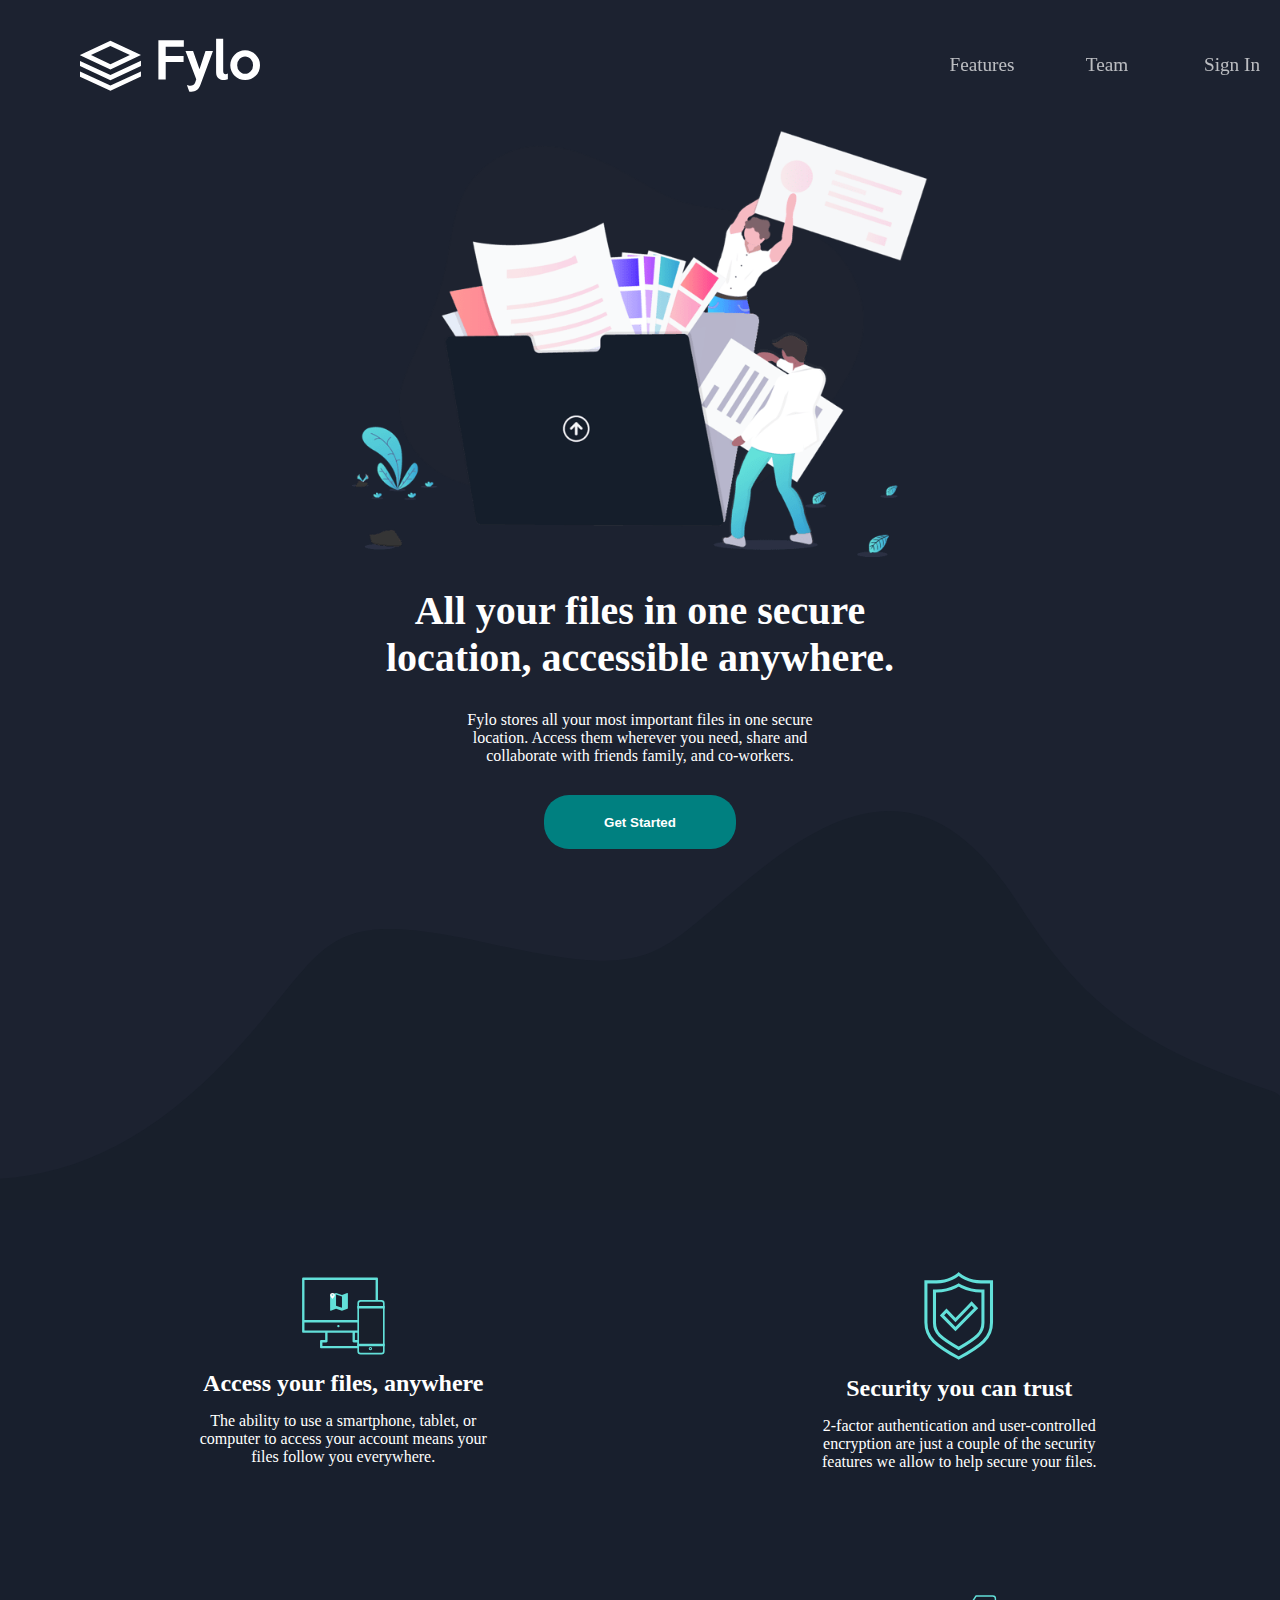
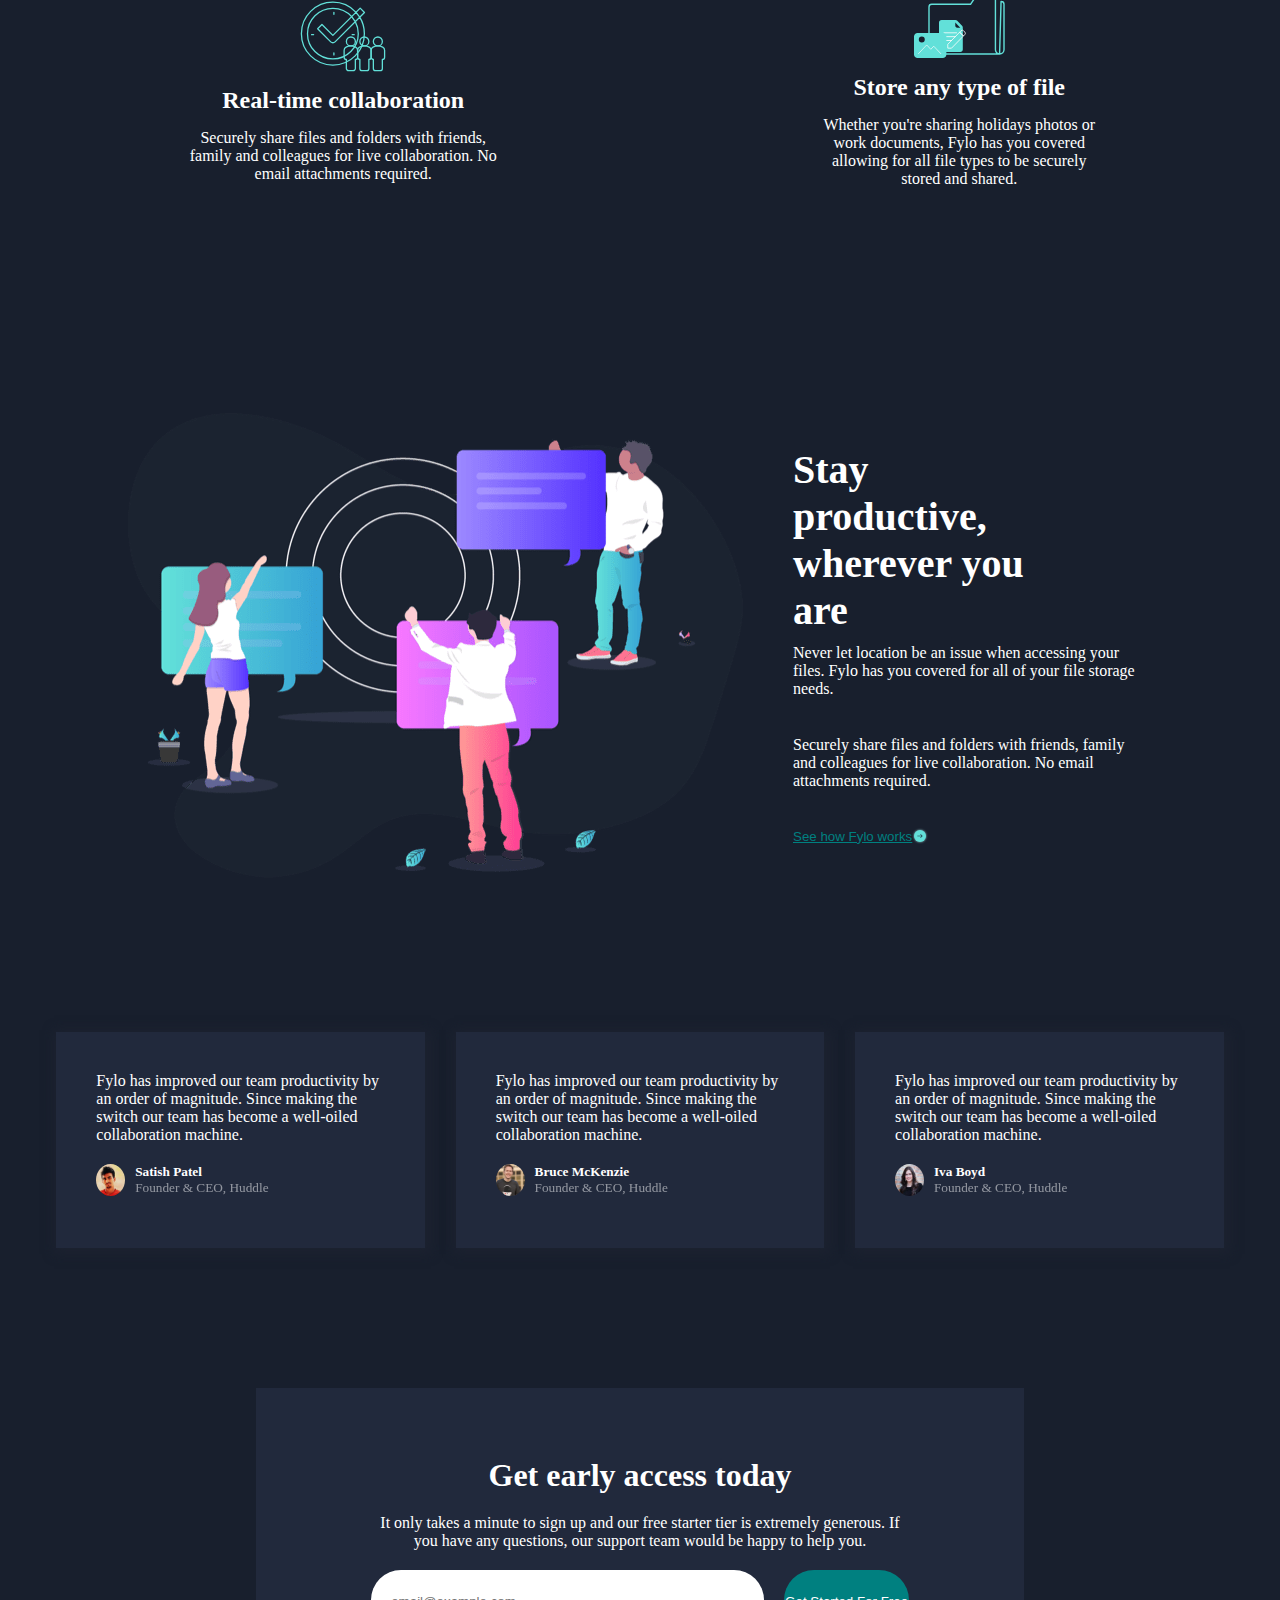
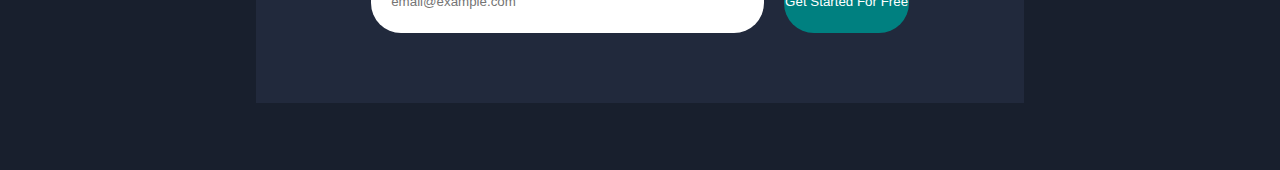
<file: darkTheme/index.html>
<!DOCTYPE html>
<html lang="en">
  <head>
    <meta charset="UTF-8" />
    <meta name="viewport" content="width=device-width, initial-scale=1.0" />
    <!-- displays site properly based on user's device -->

    <link
      rel="icon"
      type="image/png"
      sizes="32x32"
      href="./images/favicon-32x32.png"
    />

    <title>
      Frontend Mentor | Fylo landing page with dark theme and features grid
    </title>
    <link rel="stylesheet" href="style.css" />
    <!-- Feel free to remove these styles or customise in your own stylesheet 👍 -->
  </head>
  <body>
    <div class="container">
      <navbar class="navibar">
        <img class="logo-image" src="images\logo.svg" />
        <ul>
          <li>Features</li>
          <li>Team</li>
          <li>Sign In</li>
        </ul>
      </navbar>
      <div class="intro-description">
        <img class="logo-intro" src="images\illustration-intro.png" />
        <h1 class="h-setting h1-intro">
          All your files in one secure location, accessible anywhere.
        </h1>
        <h4 class="h-setting h4-intro">
          Fylo stores all your most important files in one secure location.
          Access them wherever you need, share and collaborate with friends
          family, and co-workers.
        </h4>
        <button class="getstarted-button">Get Started</button>
      </div>
      <div class="function-description">
        <div class="grid first-grid">
          <img src="images\icon-access-anywhere.svg" />
          <h2>Access your files, anywhere</h2>
          <h4>
            The ability to use a smartphone, tablet, or computer to access your
            account means your files follow you everywhere.
          </h4>
        </div>
        <div class="grid second-grid">
          <img src="images\icon-security.svg" />
          <h2>Security you can trust</h2>
          <h4>
            2-factor authentication and user-controlled encryption are just a
            couple of the security features we allow to help secure your files.
          </h4>
        </div>
        <div class="grid third-grid">
          <img src="images\icon-collaboration.svg" />
          <h2>Real-time collaboration</h2>
          <h4>
            Securely share files and folders with friends, family and colleagues
            for live collaboration. No email attachments required.
          </h4>
        </div>
        <div class="grid fourth-grid">
          <img src="images\icon-any-file.svg" />
          <h2>Store any type of file</h2>
          <h4>
            Whether you're sharing holidays photos or work documents, Fylo has
            you covered allowing for all file types to be securely stored and
            shared.
          </h4>
        </div>
      </div>
      <div class="productive-description">
        <img
          class="stayproductive-description"
          src="images\illustration-stay-productive.png"
        />
        <div class="productive-intro">
          <h1>Stay productive, wherever you are</h1>
          <p>
            Never let location be an issue when accessing your files. Fylo has
            you covered for all of your file storage needs.
          </p>
          <br />
          <p>
            Securely share files and folders with friends, family and colleagues
            for live collaboration. No email attachments required.
          </p>
          <br />
          <div>
            <button>See how Fylo works</button>
            <img src="images\icon-arrow.svg" />
          </div>
        </div>
      </div>
      <div class="card-grid">
        <div class="card">
          <p>
            Fylo has improved our team productivity by an order of magnitude.
            Since making the switch our team has become a well-oiled
            collaboration machine.
          </p>
          <div class="card-writer">
            <img src="images\profile-1.jpg" alt="writer" />
            <h5>Satish Patel <br /><span>Founder & CEO, Huddle</span></h5>
          </div>
        </div>
        <div class="card">
          <p>
            Fylo has improved our team productivity by an order of magnitude.
            Since making the switch our team has become a well-oiled
            collaboration machine.
          </p>
          <div class="card-writer">
            <img src="images\profile-2.jpg" alt="writer" />
            <h5>Bruce McKenzie <br /><span>Founder & CEO, Huddle</span></h5>
          </div>
        </div>
        <div class="card">
          <p>
            Fylo has improved our team productivity by an order of magnitude.
            Since making the switch our team has become a well-oiled
            collaboration machine.
          </p>
          <div class="card-writer">
            <img src="images\profile-3.jpg" alt="writer" />
            <h5>Iva Boyd <br /><span>Founder & CEO, Huddle</span></h5>
          </div>
        </div>
      </div>
      <div class="early-access">
        <div class="earlyaccess-box">
          <h1>Get early access today</h1>
          <p>
            It only takes a minute to sign up and our free starter tier is
            extremely generous. If you have any questions, our support team would
            be happy to help you.
          </p>
          <div class="input-early-access">
            <input placeholder="email@example.com">
            <button>
              Get Started For Free
            </button>
          </div>
        </div>
      </div>
    </div>
  </body>
</html>
</file>
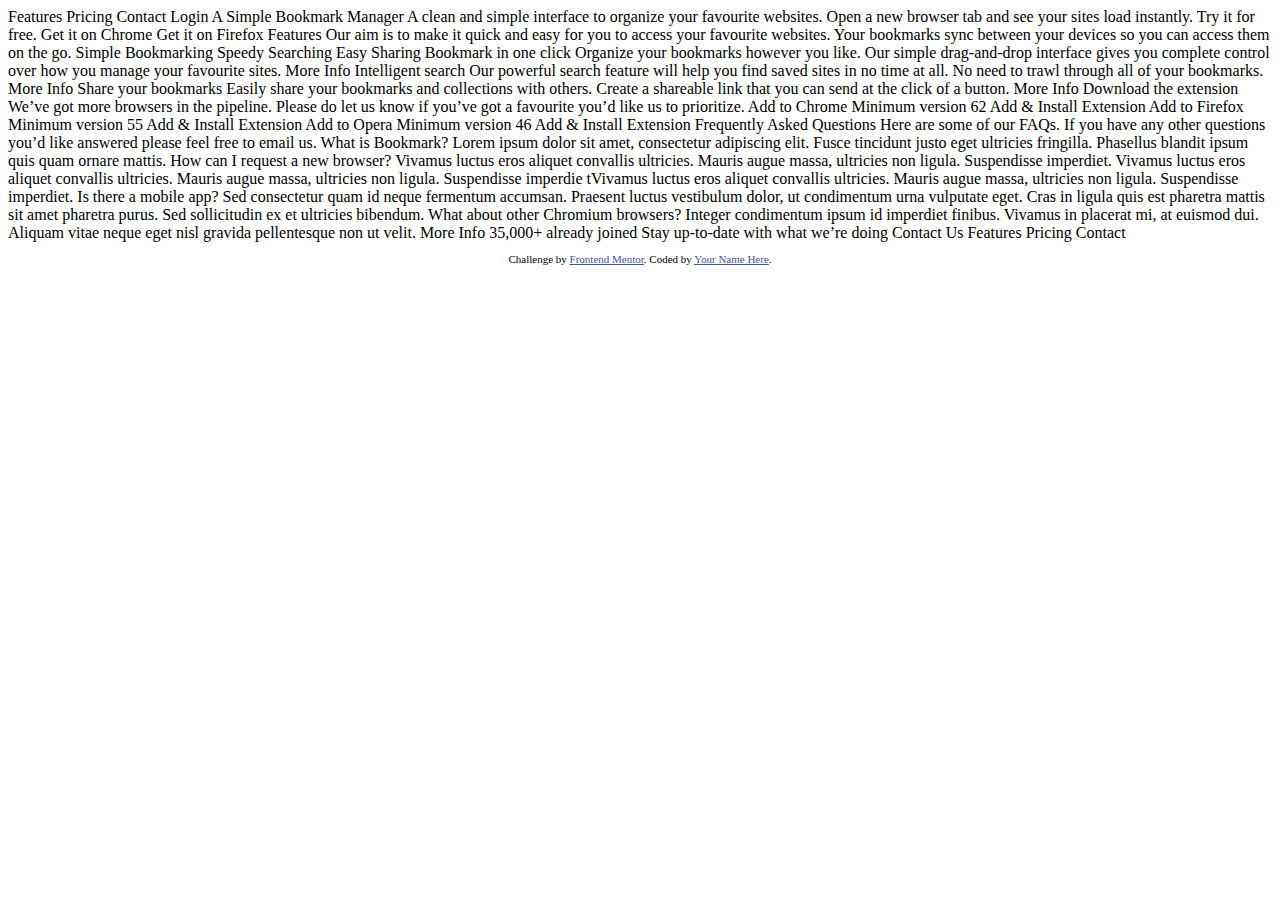
<file: FinalProject/index.html>
<!DOCTYPE html>
<html lang="en">
<head>
  <meta charset="UTF-8">
  <meta name="viewport" content="width=device-width, initial-scale=1.0"> <!-- displays site properly based on user's device -->

  <link rel="icon" type="image/png" sizes="32x32" href="./images/favicon-32x32.png">
  
  <title>Frontend Mentor | Bookmark landing page</title>

  <!-- Feel free to remove these styles or customise in your own stylesheet 👍 -->
  <style>
    .attribution { font-size: 11px; text-align: center; }
    .attribution a { color: hsl(228, 45%, 44%); }
  </style>
</head>
<body>

  Features
  Pricing
  Contact
  Login

  A Simple Bookmark Manager

  A clean and simple interface to organize your favourite websites. Open a new 
  browser tab and see your sites load instantly. Try it for free.

  Get it on Chrome
  Get it on Firefox

  Features

  Our aim is to make it quick and easy for you to access your favourite websites. 
  Your bookmarks sync between your devices so you can access them on the go.

  Simple Bookmarking
  Speedy Searching
  Easy Sharing

  Bookmark in one click

  Organize your bookmarks however you like. Our simple drag-and-drop interface 
  gives you complete control over how you manage your favourite sites.

  More Info

  Intelligent search

  Our powerful search feature will help you find saved sites in no time at all. 
  No need to trawl through all of your bookmarks.

  More Info

  Share your bookmarks

  Easily share your bookmarks and collections with others. Create a shareable 
  link that you can send at the click of a button.

  More Info

  Download the extension

  We’ve got more browsers in the pipeline. Please do let us know if you’ve 
  got a favourite you’d like us to prioritize.

  Add to Chrome
  Minimum version 62
  Add & Install Extension

  Add to Firefox
  Minimum version 55
  Add & Install Extension

  Add to Opera
  Minimum version 46
  Add & Install Extension

  Frequently Asked Questions
  
  Here are some of our FAQs. If you have any other questions you’d like 
  answered please feel free to email us.

  <!-- Question 1 -->
  What is Bookmark?

  <!-- Answer 1 -->
  Lorem ipsum dolor sit amet, consectetur adipiscing elit. Fusce tincidunt 
  justo eget ultricies fringilla. Phasellus blandit ipsum quis quam ornare mattis.

  <!-- Question 2 -->
  How can I request a new browser?

  <!-- Answer 2 -->
  Vivamus luctus eros aliquet convallis ultricies. Mauris augue massa, ultricies non ligula. 
  Suspendisse imperdiet. Vivamus luctus eros aliquet convallis ultricies. Mauris augue massa, 
  ultricies non ligula. Suspendisse imperdie tVivamus luctus eros aliquet convallis ultricies. 
  Mauris augue massa, ultricies non ligula. Suspendisse imperdiet.

  <!-- Question 3 -->
  Is there a mobile app?

  <!-- Answer 3 -->
  Sed consectetur quam id neque fermentum accumsan. Praesent luctus vestibulum dolor, ut condimentum 
  urna vulputate eget. Cras in ligula quis est pharetra mattis sit amet pharetra purus. Sed 
  sollicitudin ex et ultricies bibendum.

  <!-- Question 4 -->
  What about other Chromium browsers?

  <!-- Answer 4 -->
  Integer condimentum ipsum id imperdiet finibus. Vivamus in placerat mi, at euismod dui. Aliquam 
  vitae neque eget nisl gravida pellentesque non ut velit.

  More Info

  35,000+ already joined

  Stay up-to-date with what we’re doing

  Contact Us

  Features
  Pricing
  Contact
  
  <footer>
    <p class="attribution">
      Challenge by <a href="https://www.frontendmentor.io?ref=challenge" target="_blank">Frontend Mentor</a>. 
      Coded by <a href="#">Your Name Here</a>.
    </p>
  </footer>
</body>
</html>
</file>
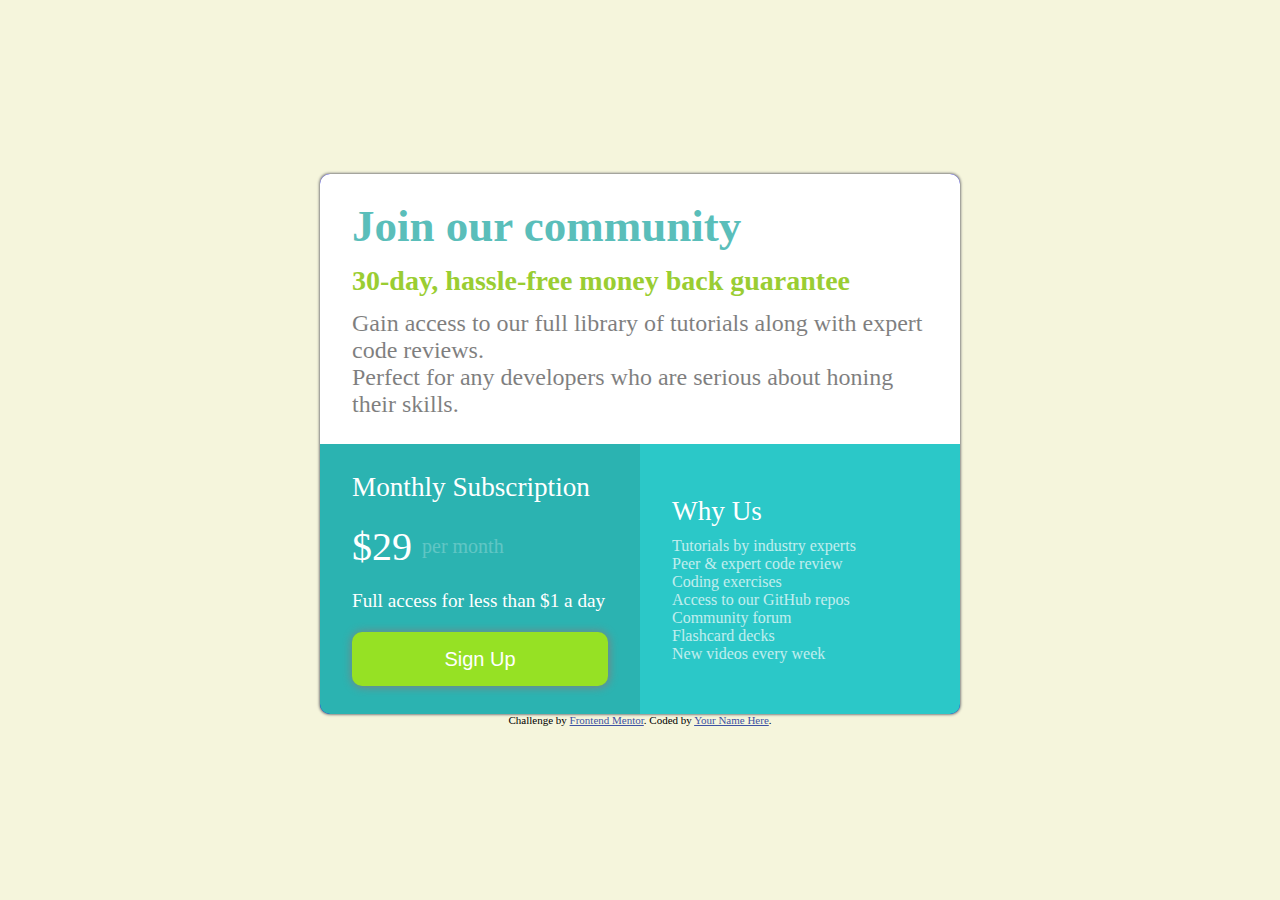
<file: GridMastery/index.html>
<!DOCTYPE html>
<html lang="en">
<head>
  <meta charset="UTF-8">
  <meta name="viewport" content="width=device-width, initial-scale=1.0"> <!-- displays site properly based on user's device -->

  <link rel="icon" type="image/png" sizes="32x32" href="./images/favicon-32x32.png">
  <link rel="stylesheet" href="style.css">
  <title>Frontend Mentor | Single Price Grid Component</title>

  <!-- Feel free to remove these styles or customise in your own stylesheet 👍 -->
  <style>
    .attribution { font-size: 11px; text-align: center; }
    .attribution a { color: hsl(228, 45%, 44%); }
  </style>
</head>
<body>
  <div class="container">

      <div class="firstgrid">
        <div class="title">
          Join our community
        </div>
        <div class="tagline">
          30-day, hassle-free money back guarantee
        </div>
        <div class="description">
          <div>Gain access to our full library of tutorials along with expert code reviews.</div>
          <div>
            Perfect for any developers who are serious about honing their skills.
          </div>
        </div>
      </div>
      <div class="secondgrid">
        <p class="titlerow2">Monthly Subscription</p>
        <p class="price">&dollar;29 <span>per month</span></p>
        <p class="descriptionrow2">Full access for less than &dollar;1 a day</p>      
        <button type="button">Sign Up</button> 
      </div>
      <div class="thirdgrid">
        <p class="titlerow2">
          Why Us
        </p>
        <div class="descriptionrow22">
          Tutorials by industry experts<br>
          Peer &amp; expert code review<br>
          Coding exercises<br>
          Access to our GitHub repos<br>
          Community forum<br>
          Flashcard decks<br>
          New videos every week<br>
        </div>
        
      </div>
  </div>
  
  <footer>
    <p class="attribution">
      Challenge by <a href="https://www.frontendmentor.io?ref=challenge" target="_blank">Frontend Mentor</a>. 
      Coded by <a href="#">Your Name Here</a>.
    </p>
  </footer>
</body>
</html>
</file>
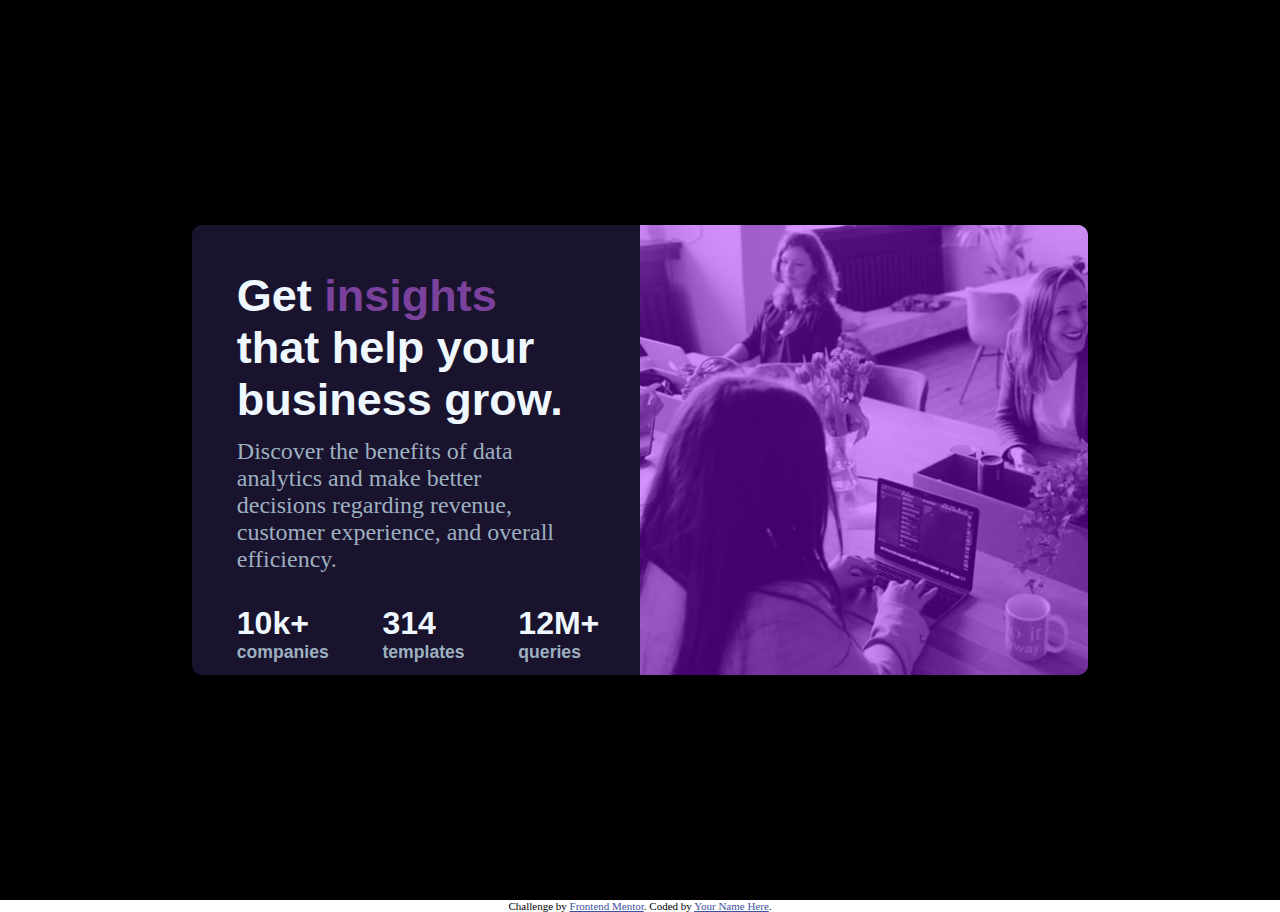
<file: PreviewCard/index.html>
<!DOCTYPE html>
<html lang="en">

<head>
  <meta charset="UTF-8">
  <meta name="viewport" content="width=device-width, initial-scale=1.0">
  <!-- displays site properly based on user's device -->

  <link rel="icon" type="image/png" sizes="32x32" href="./images/favicon-32x32.png">

  <title>Frontend Mentor | Stats preview card component</title>

  <!-- Feel free to remove these styles or customise in your own stylesheet 👍 -->
  <link rel="stylesheet" href="style.css">
  <style>
    .attribution {
      font-size: 11px;
      text-align: center;
    }

    .attribution a {
      color: hsl(228, 45%, 44%);
    }
  </style>
</head>

<body >
  <div class="container">
    <div class="wrapper">
      <div class="Paragraph">
        <div class="title">
          Get <span class="insights">insights</span> that help your business grow.
        </div>
        <div class="description">
          Discover the benefits of data analytics and make better decisions regarding revenue, customer
          experience, and overall efficiency.
        </div>
        <div class="card">
          <p class="words">
            10k+ <span class="textspan">companies</span>
          </p>
          <p class="words">
            314 <span class="textspan">templates</span>
          </p>
          <p class="words">
            12M+ <span class="textspan">queries</span>
          </p>
        </div>
      </div>
      <div class="imageContainer">
        <div class="imageContainer image"></div>
      </div>
    </div>
  </div>

  <div class="attribution">
    Challenge by <a href="https://www.frontendmentor.io?ref=challenge" target="_blank">Frontend Mentor</a>.
    Coded by <a href="#">Your Name Here</a>.
  </div>
</body>

</html>
</file>
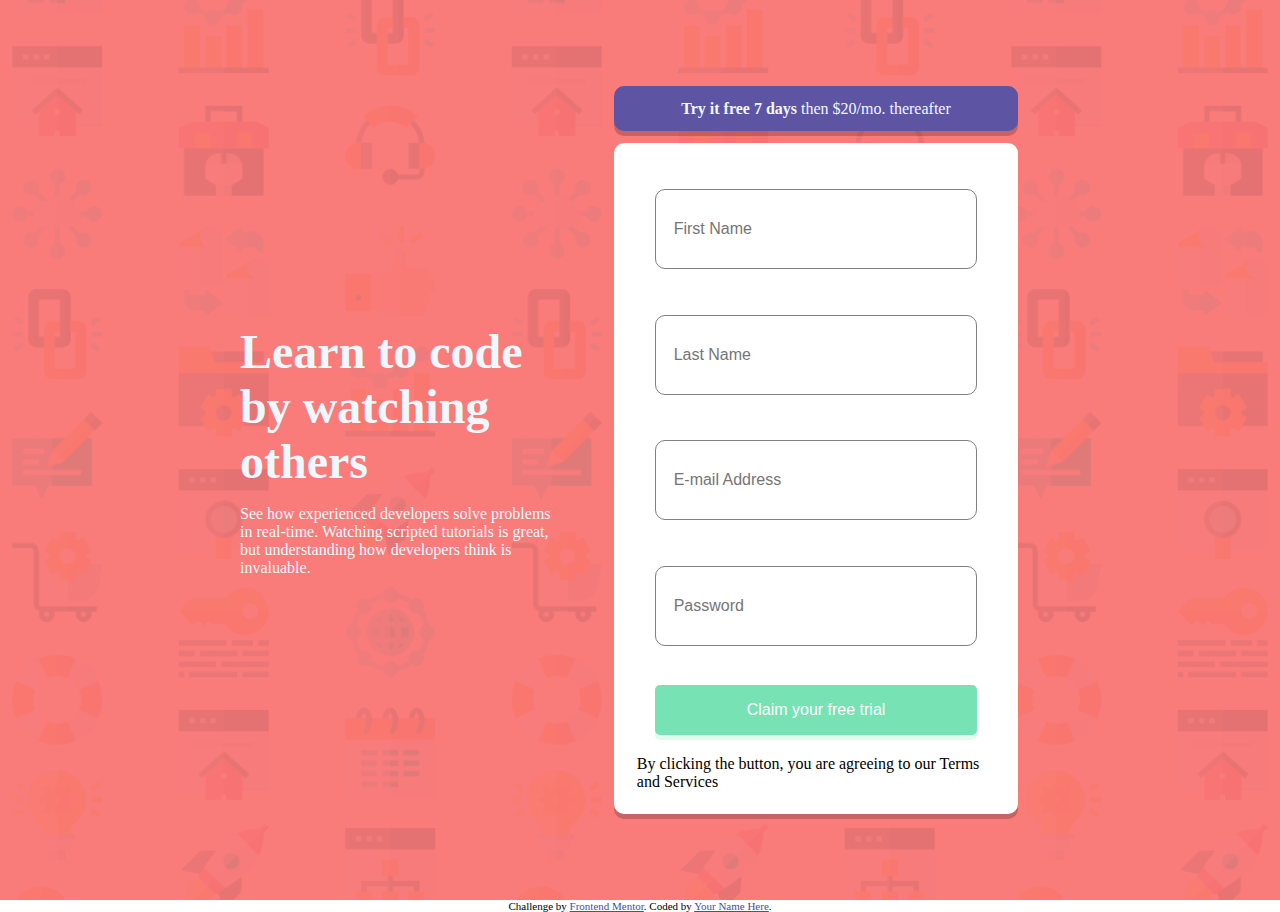
<file: Signup-Page/index.html>
<!DOCTYPE html>
<html lang="en">
<head>
  <meta charset="UTF-8">
  <meta name="viewport" content="width=device-width, initial-scale=1.0"> <!-- displays site properly based on user's device -->

  <link rel="stylesheet" href="style.css">
  <title>Frontend Mentor | Intro component with sign up form</title>

  <!-- Feel free to remove these styles or customise in your own stylesheet 👍 -->
  <style>
    .attribution { font-size: 11px; text-align: center; }
    .attribution a { color: hsl(228, 45%, 44%); }
  </style>
</head>
<body>
  <div class="container">
    <div class="text-wrapper">
      <div class="title-wrapper">
            Learn to code by watching others
      </div>
      <div class="description-wrapper">
        See how experienced developers solve problems in real-time. Watching scripted tutorials is great, 
        but understanding how developers think is invaluable. 
      </div>
    </div>
    <div class="form-container">
      <div class="fee">
        <span>Try it free 7 days</span> then $20/mo. thereafter
      </div>
      <div class="form-wrapper">
        <form class="form">
          <img id="img1"class="hide"src="images\icon-error.svg">
          <input id="firstName"class="input" type="text" placeholder="First Name">
          <p class="hide error" id="firstName-error">First Name cannot be empty</p>
          <img id="img2"class="hide" src="images\icon-error.svg">
          <input id="lastName"class="input" type="text" placeholder="Last Name">
          <p class="hide error" id="lastName-error">Last Name cannot be empty</p>
          <img id="img3" class="hide"src="images\icon-error.svg">
          <input id="email" class="input" type="email" placeholder="E-mail Address">
          <p class="hide error" id="email-error">Email is invalid</p>
          <img id="img4"class="hide" src="images\icon-error.svg">
          <input id="password" class="input" type="password" placeholder="Password">
          <p class="hide error" id="password-error">Password is invalid</p>
          <button class="submit-input" type="button" onclick="checkData()">Claim your free trial</button> 
        </form>
        <p>
          By clicking the button, you are agreeing to our Terms and Services
        </p>
      </div>
    </div>
  </div>
  <footer>
    <p class="attribution">
      Challenge by <a href="https://www.frontendmentor.io?ref=challenge" target="_blank">Frontend Mentor</a>. 
      Coded by <a href="#">Your Name Here</a>.
    </p>
  </footer>
  <script>
    firstName = document.getElementById("firstName")
    lastName = document.getElementById("lastName")
    email = document.getElementById("email")
    password = document.getElementById("password")

    img1 = document.getElementById("img1")
    img2 = document.getElementById("img2")
    img3 = document.getElementById("img3")
    img4 = document.getElementById("img4")

    errorFirst = document.getElementById("firstName-error")
    errorLast = document.getElementById("lastName-error")
    errorEmail = document.getElementById("email-error")
    errorPassword = document.getElementById("password-error")

    function checkData(){
      status = [true,true,true,true]
      if(firstName.value == ""){
        errorFirst.classList.remove("hide")
        img1.classList.remove("hide")
        firstName.removeAttribute("placeholder");
        firstName.classList.add("errorBorder")
        status[0] = false
      }else{
        img1.classList.add("hide")
        firstName.classList.remove("errorBorder")
        errorFirst.classList.add("hide")
        status[0] = true
      }
      if(lastName.value==""){
        img2.classList.remove("hide")
        errorLast.classList.remove("hide")
        lastName.removeAttribute("placeholder");
        lastName.classList.add("errorBorder")
        status[1] = false
      }else{
        img2.classList.add("hide")
        status[1] = true
        lastName.classList.remove("errorBorder")
        errorLast.classList.add("hide")
      }
      if(email.value==""){
        img3.classList.remove("hide")
        errorEmail.classList.remove("hide")
        email.removeAttribute("placeholder");
        email.classList.add("errorBorder")
        status[2] = false
      } else{
        img3.classList.add("hide")
        status[2] = true
        email.classList.remove("errorBorder")
        errorEmail.classList.add("hide")
      }
      if(password.value==""){
        img4.classList.remove("hide")
        errorPassword.classList.remove("hide")
        password.removeAttribute("placeholder");
        password.classList.add("errorBorder")
        status[3] = false
      }else{
        img4.classList.add("hide")
        status[3] = true
        password.classList.remove("errorBorder")
        errorPassword.classList.add("hide")
      }
    }
  </script>
</body>
</html>
</file>
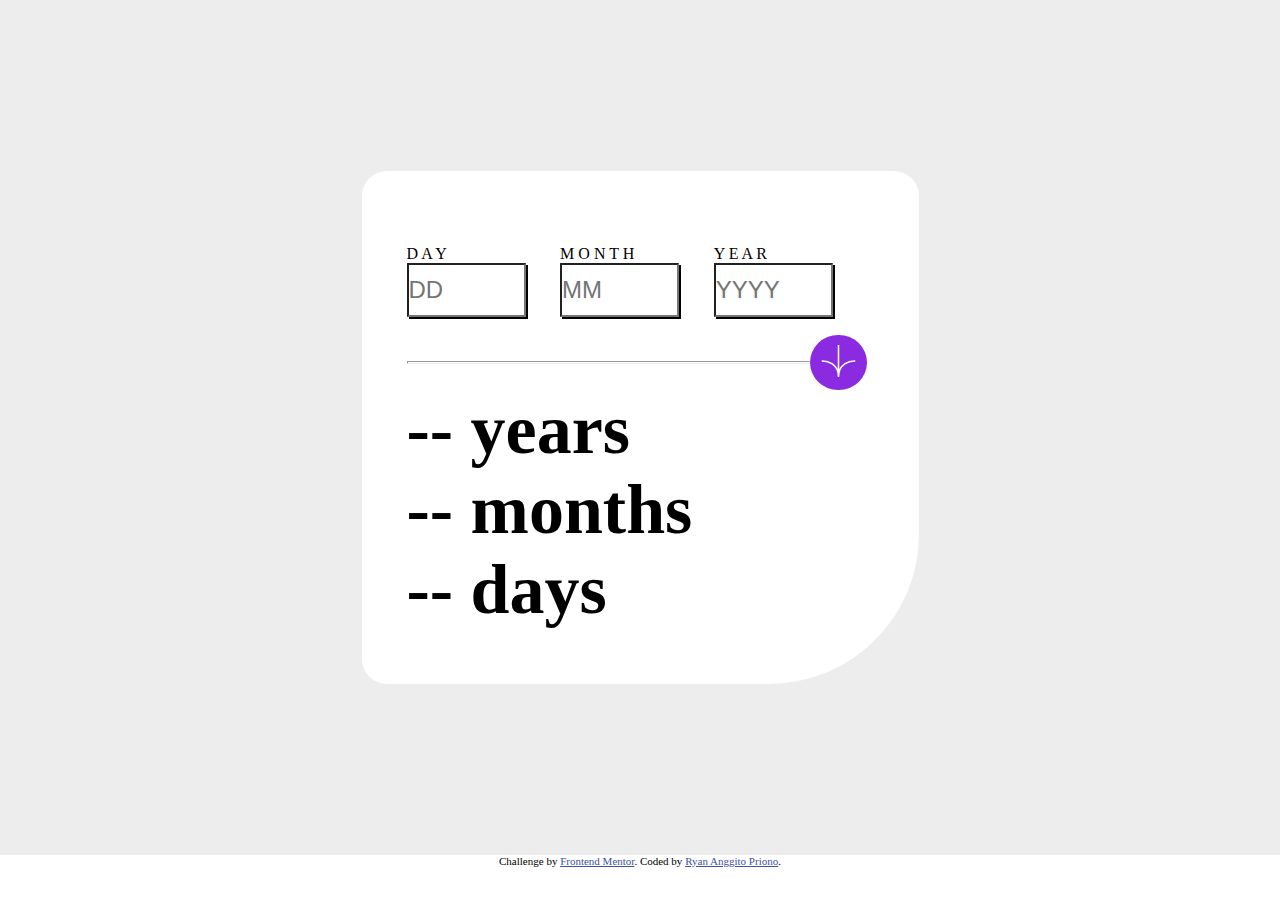
<file: AgeCalcApp/age-calculator-app-main/index.html>
<!DOCTYPE html>
<html lang="en">

<head>
  <meta charset="UTF-8">
  <meta name="viewport" content="width=device-width, initial-scale=1.0">
  <!-- displays site properly based on user's device -->

  <link rel="icon" type="image/png" sizes="32x32" href="./assets/images/favicon-32x32.png">

  <title>Frontend Mentor | Age calculator app</title>

  <!-- Feel free to remove these styles or customise in your own stylesheet 👍 -->
  <link rel="stylesheet" href="style.css">
  </link>
</head>

<body>
  <div class="container">
    <div class="box-container">
      <div class="input-wrapper">
        <div class="input-form">
          <div class="day-wrapper">
            <p class="input-text">D A Y</p>
            <input class="input"id="day-input" placeholder="DD" type="">
            <p class="error" id="day-error">Enter a Valid Date</p>
          </div>
          <div>
            <p class="input-text">M O N T H</p>
            <input class="input" id="month-input" placeholder="MM" type="">
            <p class="error" id="month-error">Enter a Valid Month</p>
          </div>
          <div>
            <p class="input-text">Y E A R</p>
            <input class="input" id="year-input" placeholder="YYYY" type="">
            <p class="error" id="year-error">Enter a Valid Year</p>
          </div>
        </div>
        <div class="button-wrapper">
          <hr class="line">
          <button class="input-button"type="button" onclick="sendDate()">
          <img class="img-button" src="assets\images\icon-arrow.svg">
          </button>
        </div>
      </div>
      <div class="output-wrapper">
        <h1 class="text" id="year-text">-- years</h1>
        <h1 class="text" id="month-text">-- months</h1>
        <h1 class="text" id="day-text">-- days</h1>
      </div>
    </div>
  </div>
  <div class="attribution">
    Challenge by <a href="https://www.frontendmentor.io?ref=challenge" target="_blank">Frontend Mentor</a>.
    Coded by <a href="#">Ryan Anggito Priono</a>.
  </div>

  <script>
    let dayInput = document.getElementById("day-input")
    let MonthInput = document.getElementById("month-input")
    let YearInput = document.getElementById("year-input")
    let dayError = document.getElementById("day-error")
    let monthError = document.getElementById("month-error")
    let yearError = document.getElementById("year-error")

    var current = new Date();

    let dayText = document.getElementById("day-text")
    let monthText = document.getElementById("month-text")
    let yearText = document.getElementById("year-text")

    function sendDate() {
      let status = [true,true,true];
      var dateInput = new Date(YearInput.value, MonthInput.value, dayInput.value)
      if (dayInput.value == "" || dayInput.value < 1 || dateInput.getMonth() == 2 && dayInput.value > 28 || dateInput.getMonth() % 2 == 1 && dayInput.value > 30 || dateInput.getMonth() % 2 == 0 && dayInput.value > 31) {
        dayInput.style.backgroundColor = "white";
        dayError.style.visibility = "visible";
        dayError.style.opacity = 1;
        status[0] = false;
      } else{
        dayError.style.visibility = "hidden";
        dayError.style.opacity = 0;
        status[0] = true;
      }
      if (MonthInput.value == "" || MonthInput.value > 12 || MonthInput.value < 1) {
        MonthInput.style.backgroundColor = "white";
        monthError.style.visibility = "visible";
        monthError.style.opacity = 1;
        status[1] = false;
      }else{
        monthError.style.visibility="hidden";
        monthError.style.opacity= 0;
        status[1] = true;
      }
      if(YearInput.value == "" || YearInput.value > current.getFullYear()) {
        YearInput.style.backgroundColor = "white";
        yearError.style.visibility = "visible";
        yearError.style.opacity = 1;
        status[2] = false;
      } else{
        yearError.style.visibility="hidden";
        yearError.style.opacity= 0;
        status[2] = true;
      }
      if (status.some((element)=>element==false)){
        return
      }
      var year = current.getFullYear() - dateInput.getFullYear()
      var month = current.getMonth() - dateInput.getMonth();
      var day = current.getDate() - dateInput.getDate();

      if (dateInput.getMonth() > current.getMonth() || current.getMonth() == dateInput.getMonth() && current.getDate() < dateInput.getDate()) {
        console.log("testing")
        month = current.getMonth() + 12 - dateInput.getMonth();
        year--;
      }

      if (dateInput.getDate() > current.getDate()) {
        month--;
        let monthDay;
        if (current.getMonth == 2) {
          monthDay = 28
        } else if (current.getMonth % 2 == 1) {
          monthDay = 31
        } else {
          monthDay = 30
        }
        day = monthDay + current.getDate() - dateInput.getDate()
      }

      console.log(day)

      yearText.innerText = year + " years"
      monthText.innerText = month + " months"
      dayText.innerText = day + " days"
    }
  </script>
</body>

</html>
</file>
<file: darkTheme/style.css>
*, body, html{
    margin: 0px;
    padding: 0px;
    scrollbar-width: none;
}

:root{
    --main-bg-color:rgba(28,34,48,255);
    --sec-bg-color:#181f2d;
}

.container{
    display: flex;
    flex-direction: column;
}

.navibar{
    height: 10vh;
    background-color: var(--main-bg-color);
    display: flex;
    align-items: center;
    padding: 20px 80px 20px 80px;
    gap: 60%;
}

ul{
    float: right;
    list-style-type: none;
    margin: 0;
    padding: 0;
    columns: 3;
    gap:25px;
    width: 100%;
    height: inherit;
    display: flex;
    align-items: center;
    justify-content: right;
}

li{
    width: 100px;
    color: white;
    text-align: center;
    opacity: 0.7;
    font-size: 1.2em;
}

.logo-image{
    min-height: 50px;
    min-width: 180px;
    width: auto;
    height: auto;
}

.intro-description{
    box-sizing: border-box;
    height: 120vh;
    background-color: var(--main-bg-color);
    display: flex;
    align-items: center;
    justify-content: start;
    flex-direction: column;
    gap: 30px;
    background-image: url(images/bg-curvy-desktop.svg);
    background-repeat: no-repeat;
    background-size: contain;
    background-position: bottom;
    width: 100%;
}

.logo-intro{
    width: 45%;
}

.h-setting{
    width: 45%;
    text-align: center;
    color: white;
}

.h1-intro{
    font-size: 2.5em;
}

.h4-intro{
    width: 30%;
    font-size: 1em;
    font-weight: 200;
}

.getstarted-button{
    border: none;
    border-radius: 25px;
    width: 15%;
    height: 5%;
    color: white;
    font-weight: 600;
    background-color: teal;
}

.function-description{
    height: 80vh;
    box-sizing: border-box;
    display: grid;
    background-color: var(--sec-bg-color);
    padding:80px;
    padding-top: 0px;
    column-gap :10%;
}

.grid{
    display: flex;
    align-items: center;
    justify-content: center;
    text-align: center;
    flex-direction: column;
    color: white;
    gap:15px;
    width: 100%;
}

.first-grid{
    grid-column: 1 / 2;
    grid-row: 1;
}

.second-grid{
    grid-column: 2 / 3;
    grid-row: 1;
}

.third-grid{
    grid-column: 1 / 2;
    grid-row: 2;
}
.fourth-grid{
    grid-column: 2 / 3;
    grid-row: 2;
}

.grid h4{
    width: 60%;
    font-weight: 500;
}

.productive-description{
    display: flex;
    height: 70vh;
    flex-direction: row;
    background-color: var(--sec-bg-color);
    align-items: center;
    justify-content: center;
    padding: 0% 2% 0% 10%;
    gap:50px;
}

.productive-intro{
    color: white;
    width: 50%;
    height: 100%;
    gap: 10px;
    display: flex;
    justify-content: center;
    align-items: start;
    flex-direction: column;
}

.productive-intro h1{
    width: 50%;
    font-size: 2.5em;
}
.productive-intro p{
    width: 75%;
    font-size: 1em;
}

.productive-intro div{
    text-decoration-line: underline;
    text-decoration-color: teal;
    display:flex;
    width: fit-content;
    align-items: center;
    justify-content: center;
}

.productive-intro button{
    width: 100%;
    padding:0px;
    margin: 0px;
    background: none;
    border:none;
    color: teal;
}

.card-grid{
    display: flex;
    flex-direction: row;
    justify-content: space-evenly;
    align-items: center;
    height: 40vh;
    padding: 0px 2% 0px 2%;
    background-color: var(--sec-bg-color);
}

.card{
    height: 60%;
    width: 30%;
    box-sizing: border-box;
    color: white;
    background-color: rgba(33,41,60,255);
    display: flex;
    flex-direction: column;
    padding: 40px;
    gap: 20px;
    box-shadow: 2px 2px 10px 4px var(--main-bg-color);
}

.card-writer{
    display: flex;
    gap: 10px;
}
.card img{
    border-radius: 50%;
    max-width: 10%;
}

.card p{
    font-size: 1em;
}

.card span{
    font-weight: lighter;
    opacity: 0.5;
}

.early-access{
    display: flex;
    align-items: center;
    justify-content: center;
    background-color: var(--sec-bg-color);
    height: 50vh;
    padding: 0%;
    margin: 0%;
}

.earlyaccess-box{
    display: flex;
    align-items: center;
    justify-content: center;
    flex-direction: column;
    background-color: rgba(33,41,60,255);
    width: 60%;
    height: 70%;
    color: white;
    gap: 20px;
}

.earlyaccess-box p{
    width: 70%;
    text-align: center; 
}

.input-early-access{
    width: 70%;
    height: 20%;
    display: flex;
    gap: 20px;
    border-radius: 30px;
    border: none;
}

.input-early-access input{
    width: 75%;
    border-radius: inherit;
    border: inherit;
    padding-left: 20px;
}

.input-early-access button{
    width: 25%;
    border: inherit;
    border-radius: inherit;
    background-color: teal;
    color: white;
}

.input-early-access button:hover{
    cursor: pointer;
}
</file>
<file: GridMastery/style.css>
*, html, body{
    padding: 0px;
    margin: 0px;
}

body{
    background-color: beige;
    display: flex;
    align-items: center;
    justify-content: center;
    flex-direction: column;
    height: 100vh;
}

.container{
    background-color: blue;
    display: grid;
    height: 60%;
    width: 50%;
    overflow: hidden;
    border-radius: 10px;
    border: none;
    box-shadow: 0.25px 0.25px 2.5px 0.5px gray;
    grid-template-columns: 50% 50%;
    grid-template-rows: 50% 50%;
}

.firstgrid{
    box-sizing: content-box;
    background-color: white;
    grid-column-start: 1;
    grid-column-end:3;
    grid-row-start: 1;
    grid-row-end: 2;
    display: flex;
    justify-content: center;
    align-items: start;
    padding: 0px 5% 0px 5% ;
    gap: 1vw;
    flex-direction: column;
    text-align: start;
}
.title{
    font-size: 5vh;
    color: rgba(90,190,186,255);
    font-weight: 800;
}

.tagline{
    color: yellowgreen;
    font-weight: bold;
    font-size: 1.75em;
    
}

.description{
    gap: 20px;
    opacity: 0.5;
    font-size: 1.5em;
    width: 100%;
}

.secondgrid{
    display: flex;
    align-items: start;
    justify-content: center;
    padding: 0px 10% 0px 10%;
    grid-column-start: 1;
    grid-column-end:2;
    grid-row: 2;
    flex-direction: column;
    gap: 20px;
    background-color: rgba(43,179,177,255);
}

.titlerow2{
    font-size: 1.7em;
    color: white;
    font-weight: 500;
}

.price{
    color: white;
    font-size: 2.5em;
    display: flex;
    align-items: center;
    gap: 10px;
}

span{
    vertical-align: middle;
    opacity: 0.25;
    font-size: 0.5em;
}

.descriptionrow2{
    font-size: 1.2em;
    color :white;
}

button{
    width: 100%;
    height: 20%;
    font-size: 1.25em;
    color: white;
    background-color: rgb(150, 225, 36);
    border-radius: 10px;
    border: none;
    font-weight: 500;
    box-shadow: 0.5px 0.5px 10px gray;
}

.thirdgrid{
    
    grid-column-start: 2;
    grid-column-end:3;
    grid-row:2;
    display: flex;
    align-items: start;
    justify-content: center;
    padding: 0px 10% 0px 10%;
    flex-direction: column;
    gap: 10px;
    background-color:  rgba(43,200,200,200);
}

.descriptionrow22{
    color: white;
    font-weight: 100;
    opacity: 0.7;
    gap: 20px;
}

br{
    margin: 1.5%;
}

@media screen and (max-width:800px){
    body{
        height: 100vh;
    }
    .container{
        width: 80%;
        height: 80%;
        display: flex;
        flex-direction: column;
        border-radius: 1px;
    }
    .firstgrid{
        box-sizing: border-box;
        padding: 6%;
        height: 33%;
        gap: 10px;
    }
    .title{
        font-size: 1.5em;
    }
    .tagline{
        font-size: 1em;
    }
    .description{
        font-size: 1em;
        line-height: 190%;
    }
    .secondgrid{
        box-sizing: border-box;
        padding: 6%;
        height: 33%;
        gap: 10px
    }
    .titlerow2{
        font-size: 1.5em;
    }
    .price{
        font-size: 2.2em;
    }
    .descriptionrow2{
        font-size: 1em;
        margin-bottom:15px;
    }
    button{
        height: 25%;
        border-radius: 5px;
    }
    .thirdgrid{
        box-sizing: content-box;
        padding: 6%;
        height: 33%;
        gap: 10px
    }
}
</file>
<file: PreviewCard/style.css>
*,
html,
body {
  margin: 0px;
  padding: 0px;
}

.container {
  background-color: black;
  display: flex;
  align-items: center;
  justify-content: center;
  height: 100vh;
}

.wrapper {
  display: flex;
  background-color: #19132d;
  height: 50%;
  width: 70%;
  justify-content: center;
  align-items: center;
  border-radius: 10px;
}

.Paragraph {
  width: 50%;
  height: 100%;
  display: flex;
  flex-direction: column;
  gap: 20px;
  color: aliceblue;
}

.title {
  margin: 10% 15% 0px 10%;
  padding: 0px;
  font-size: 45px;
  word-wrap: break-word;
  height: 33%;
  font-weight: 600;
  font-family: Helvetica;
}

.description {
  margin: 0px 15% 0px 10%;
  word-wrap: break-word;
  font-size: 150%;
  color: rgb(157, 176, 192);
}

.imageContainer {
    background-color: blue;
  height: 100%;
  width: 50%;
  background: url(images/image-header-desktop.jpg);
  background-repeat: no-repeat;
  background-size: cover;
  border-radius: 0px 10px 10px 0px;
}
.image{
    background :hsl(277deg, 100%, 50%, 0.42);
    width: 100%;
}

.card {
  margin: 0px 10% 0px 10%;
  height: 100%;
  display: flex;
  align-items: center;
  justify-content: start;
  gap: 15%;
  font-family: helvetica;
  font-weight: 900;
}

.words {
  display: flex;
  flex-direction: column;
  font-size: 200%;
}

.textspan {
  font-size: 55%;
  color: rgb(157, 176, 192);
}

.insights {
  color: #7a429d;
}

@media screen and (max-width: 800px) {
  .wrapper {
    flex-direction: column-reverse;
    width: 90%;
    height: 80%;
  }
  .imageContainer {
    height: 400px;
    width: 370px;
    border-radius: 10px 10px 0 0;
    background: url(images/image-header-mobile.jpg) no-repeat;
    background-size: contain;
    overflow: hidden;
  }
  .image{
    background :hsl(277deg, 100%, 50%, 0.42);
    width: 100%;
  }
  .Paragraph {
    justify-content: center;
    align-items: center;
    gap:0px;
  }
  .title {
    text-align: center;
    width: 175%;
    margin: 0%;
    padding: 15% 0% 15% 0%;
    font-size: 2em;
  }
  .description{
    width: 175%;
    text-align: center;
    margin:0%;
    font-size: 125%;
    margin-bottom: 20px;
  }
  .words{
    font-size:150%
  }
  .card{
    flex-direction: column;
  }
}
</file>
<file: Signup-Page/style.css>
*, html, body{
    margin: 0px;
    padding: 0px;
}

.container{
    display: flex;
    align-items: center;
    justify-content: center;
    background-position: center;
    background-size: cover;
    background-attachment: fixed;
    background-image: url("images/bg-intro-desktop.png");
    background-color: #F97C7B;
    background-blend-mode: multiply;
    height: 100vh;
    min-height: 500px;
    gap: 2.5%;
}

.text-wrapper{
    color: aliceblue;
    width: 25%;
}


.title-wrapper{
    font-weight: bold;
    font-size: 3em;
    padding-bottom: 5%;
}
.form-container{
    width: 35%;
    height: 100%;
    display: flex;
    align-items: center;
    justify-content: center;
    flex-direction: column;
}

.fee{
    background-color: #5d54a3;
    text-align: center;
    padding: 3% 5% 3% 5%; 
    border-radius: 10px;
    box-shadow: 0px 5px rgb(0 0 0 / 0.2);
    margin-bottom: 2.5%;
    font-weight: 500;
    color: aliceblue;
    width: 80%;
}

span{
    font-weight: 900;
}

.form-wrapper{
    display: flex;
    padding: 5%;
    flex-direction: column;
    align-items: center;
    justify-content: center;
    background-color: white;
    height: auto;
    width: 80%;
    border-radius: 10px;
    box-shadow: 0px 5px rgb(0 0 0 / 0.2);
    gap: 20px;
}

.form{
    display: flex;
    flex-direction: column;
    align-items: center;
    justify-content: center;
    width: 100%;
    box-sizing: border-box;
}

.form:focus {  
    color: #fff; 
}

.error{
    color: red;
    width: 90%;
    padding-bottom: 1%;
    margin-right: 0px;
    display: flex;
    align-items: end;
    justify-content: end;
}

img{
    position: relative;
    left:37%;
    top:9%;
}

.hide{
    opacity: 0;
    visibility: hidden;
}
.input{
    height: 5em;
    width: 90%;
    border-radius: 10px;
    border: 1px solid gray;
    box-sizing: border-box;
    padding-left: 5%;
    font-size: 1em;
}



.errorBorder{
    border-color: red;
}

.input:focus{
    outline: 1px solid;
    outline-color: black;
}
.submit-input{
    width: 90%;
    padding: 1em;
    background-color: #77e2b4;
    border: none;
    border-radius: 5px;
    color: white;
    box-shadow: 0px 5px rgb(119 226 180 / 0.2);
    box-sizing: border-box;
    font-size: 1em;
    margin-top:5%;
}

.submit-input:hover{
    box-shadow: 0px 0px rgb(0 0 0 / 0.2);
    cursor: pointer;
}

@media screen and (max-width:800px) {
    .container{
        flex-direction: column;
        gap:0px;
    }
    .text-wrapper{
        width: 95%;
        text-align: center;
    }
    .title-wrapper{
        font-size: 250%;
    }
    .description-wrapper{
        font-size: 120%;
        width: 95%;
    }
    .form-container{
       
        width: 95%;
        height: 75%;
    }
}
</file>
<file: AgeCalcApp/age-calculator-app-main/style.css>
*, html, body{
    padding: 0;
    margin: 0;
}

.container{
    display: flex;
    align-items: center;
    justify-content: center;
    height: 95vh;
    flex-direction: column;
    background-color: rgb(237, 237, 237);
}

.attribution {
    font-size: 11px;
    text-align: center;
}

.attribution a {
    color: hsl(228, 45%, 44%);
}

.error{
    visibility:hidden;
    opacity: 0;
}

.box-container{
    background-color: white;
    width: 40%;
    height: 60%;
    padding-top: 0px;
    padding-left: 45px;
    border-radius: 25px 25px 150px 25px;
    display: flex;
    align-items: start;
    justify-content: center;
    flex-direction: column;
}

.input-wrapper{
    width: 90%;
}

.input-form{
    display:flex;
    flex-direction: row;
    width: 100%;
    padding: 20px;
    padding-left: 0px;
    padding-bottom: 0px;
    padding-right: 0px;
    
}

.button-wrapper{
    display: flex;
    flex-direction: row;
    align-items: center;
    justify-content: center;
}

.output-wrapper{
    width: 100%;
}

.text{
    font-weight: 900;
    font-size: 70px;
}
.line{
    width: 100%;
    height: 1px;
}

.input-button:hover{
    cursor: pointer;
}
.input-button{
    border-radius: 50%;
    background-color: blueviolet;
    border: none;
}
.img-button{
    height: 50%;
    width: 60%;
    padding:10px;
}

.input{
    height: 50px;
    width: 75%;
    box-shadow: 2px 2px;
    font-size: 150%;
}

@media screen and (max-width:800px) {
    .box-container{
        width: 80%;
    }
}
</file>
